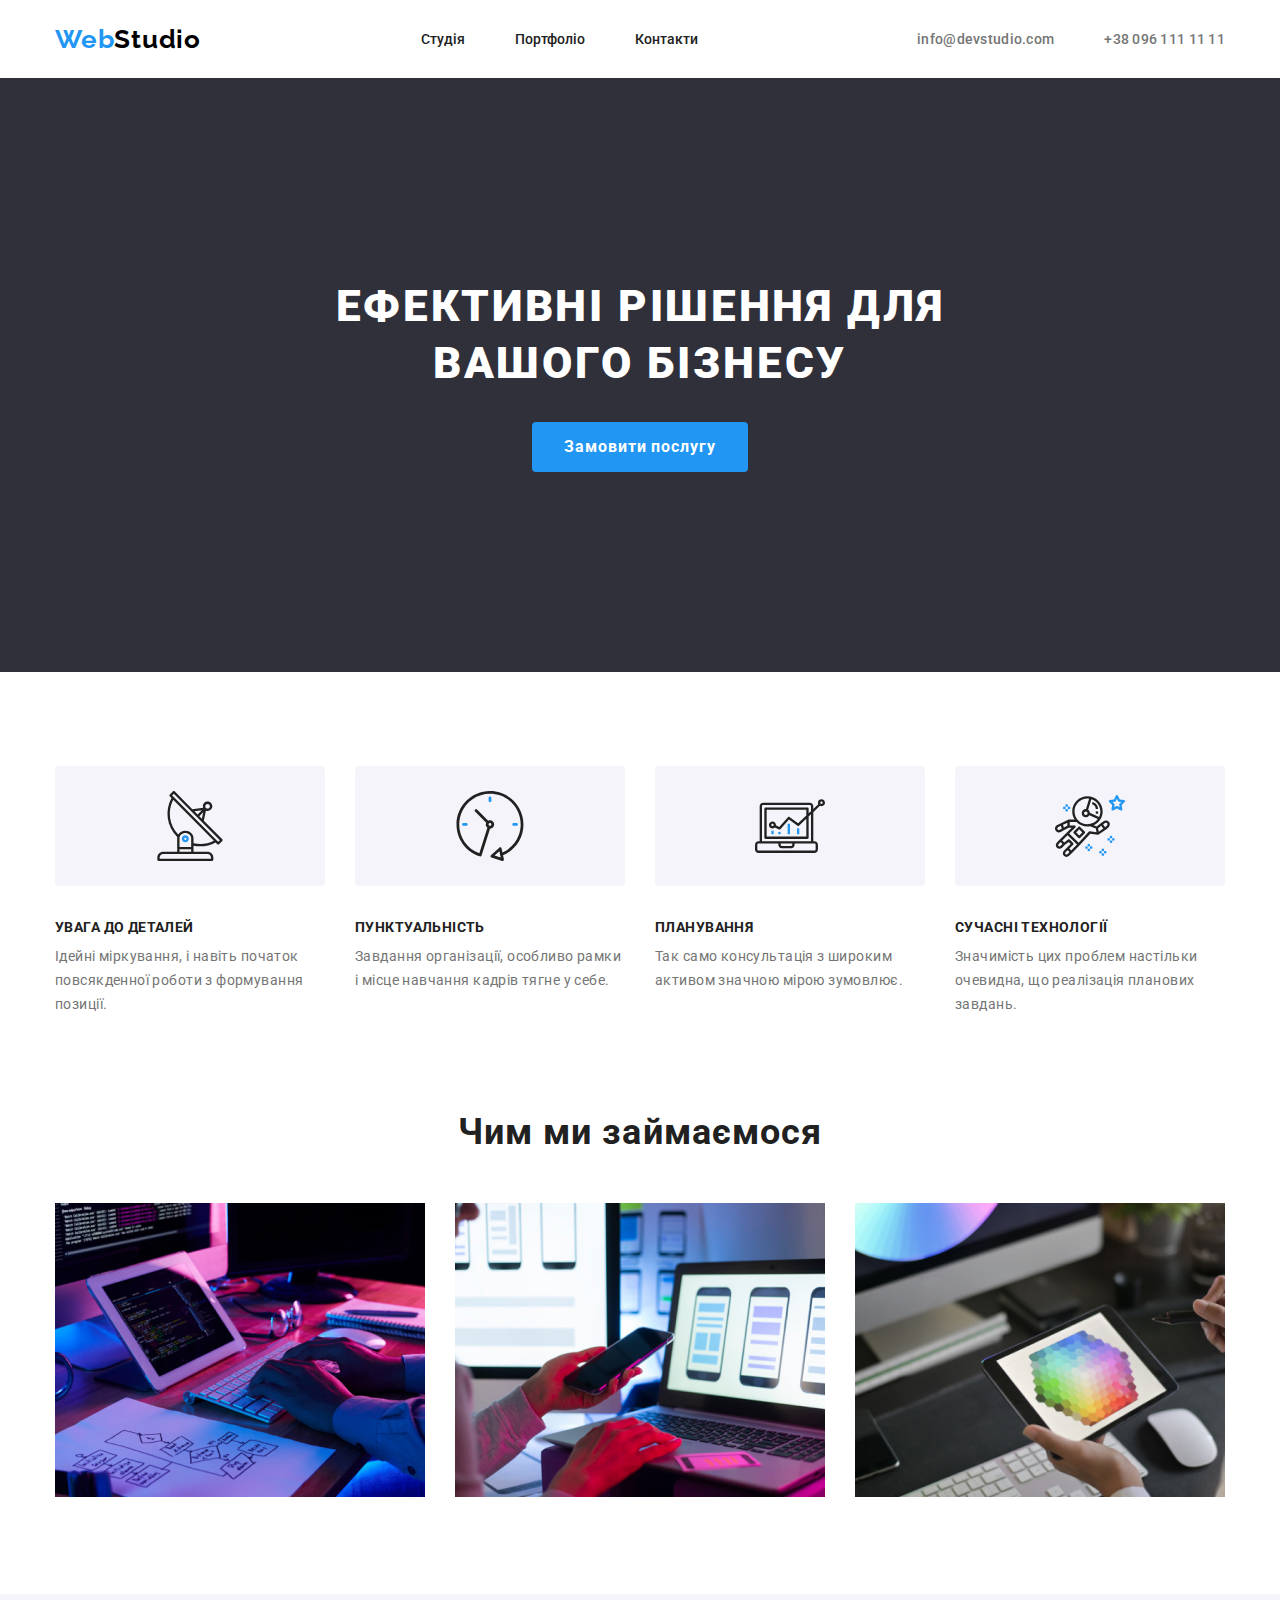
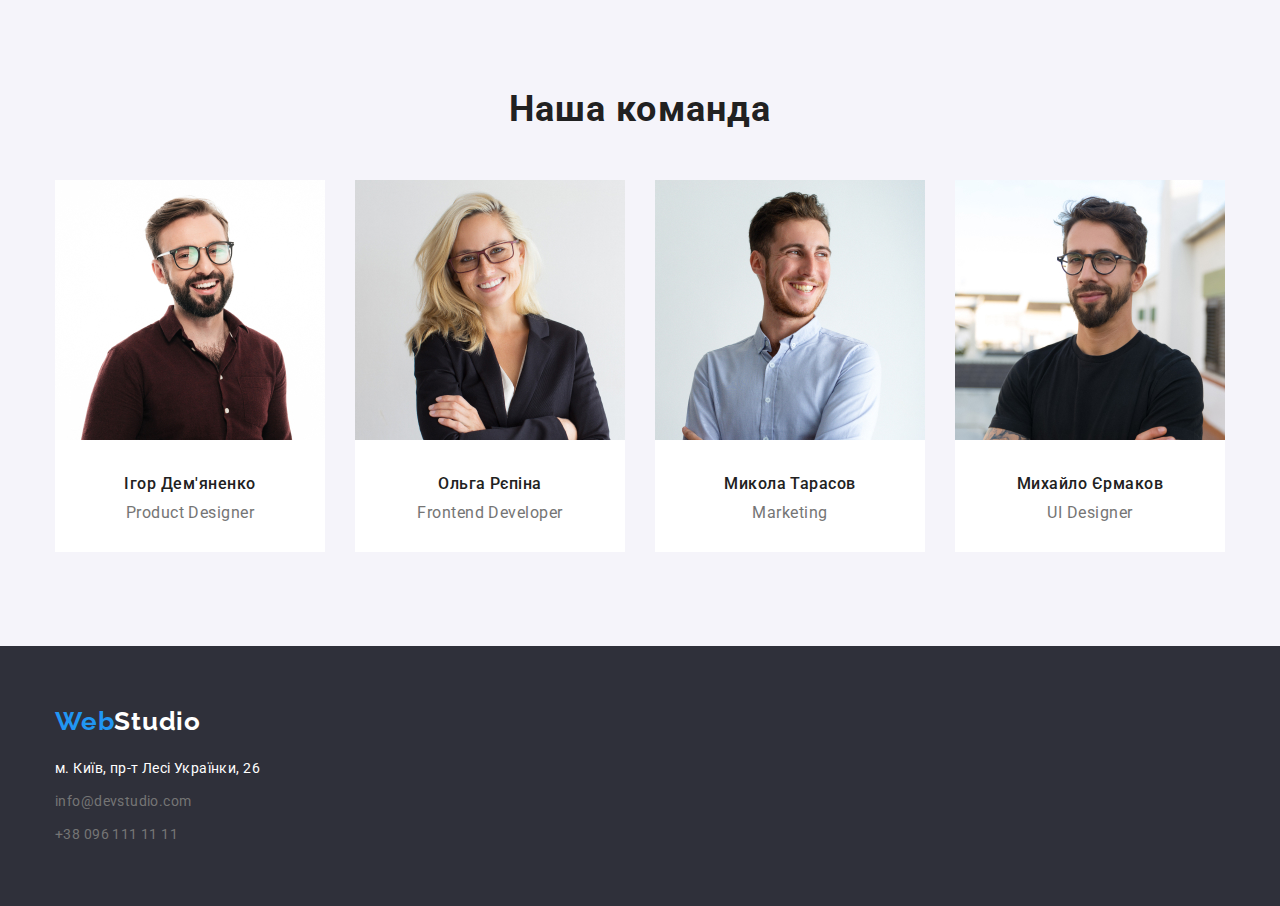
<file: index.html>
<!DOCTYPE html>
<html lang="en">

<head>
    <meta charset="UTF-8">
    <meta name="viewport" content="width=device-width, initial-scale=1.0">
    <meta http-equiv="X-UA-Compatible" content="ie=edge">
    <title>Document</title>
    <link rel="preconnect" href="https://fonts.googleapis.com">
    <link rel="preconnect" href="https://fonts.gstatic.com" crossorigin>
    <link href="https://fonts.googleapis.com/css2?family=Raleway:wght@600&family=Roboto:wght@400;500;900&display=swap"
        rel="stylesheet">
    <link rel="stylesheet"
        href="https://cdnjs.cloudflare.com/ajax/libs/modern-normalize/2.0.0/modern-normalize.min.css">
    <link rel="stylesheet" href="./css/style.css">
</head>

<body>
    <header class="header">
        <div class="container">
            <a href="./index.html" class="logo">Web<span class="black-logo">Studio</span></a>
            <nav class="nav">
                <ul class="header-list">
                    <li class="header-item">
                        <a href="./index.html" class="header-link">Студія</a>
                    </li>
                    <li class="header-item">
                        <a href="./pages/portfolio.html" class="header-link">Портфоліо</a>
                    </li>
                    <li class="header-item">
                        <a href="#" class="header-link">Контакти</a>
                    </li>
                </ul>
            </nav>
            <div class="contacts">
            <a href="mailto:info@devstudio.com" class="header-link_number">info@devstudio.com</a>
            <a href="tel:+38 096 111 11 11" class="header-link_number">+38 096 111 11 11</a>
        </div>
        </div>
    </header>
    <main class="main">
        <section class="hero">
            <div class="container">
                <h1 class="hero_title">Ефективні рішення для вашого бізнесу</h1>
                <button type="button" class="hero-button">Замовити послугу</button>
            </div>
        </section>
        <section class="features">
            <div class="container">
                <ul class="features-list">
                    <li class="features-list-item">
                        <h2 class="features-list-title">УВАГА ДО ДЕТАЛЕЙ</h2>
                        <p class="features-list-description">Ідейні міркування, і навіть початок повсякденної роботи з
                            формування позиції.</p>
                    </li>
                    <li class="features-list-item">
                        <h2 class="features-list-title">ПУНКТУАЛЬНІСТЬ</h2>
                        <p class="features-list-description">Завдання організації, особливо рамки і місце навчання кадрів
                            тягне у себе.</p>
                    </li>
                    <li class="features-list-item">
                        <h2 class="features-list-title">ПЛАНУВАННЯ</h2>
                        <p class="features-list-description">Так само консультація з широким активом значною мірою зумовлює.
                        </p>
                    </li>
                    <li class="features-list-item">
                        <h2 class="features-list-title">СУЧАСНІ ТЕХНОЛОГІЇ</h2>
                        <p class="features-list-description">Значимість цих проблем настільки очевидна, що реалізація планових
                            завдань.</p>
                    </li>
                </ul>
            </div>
        </section>
        <section class="work">
            <div class="container">
                <h2 class="work_title">Чим ми займаємося</h2>
                <ul class="work_list">
                    <li class="work_item">
                        <img src="./images/img1.jpg" alt="desktop">
                    </li>
                    <li class="work_item">
                        <img src="./images/img2.jpg" alt="mobile">
                    </li>
                    <li class="work_item">
                        <img src="./images/img3.jpg" alt="tablet">
                    </li>
                </ul>
            </div>
        </section>
        <section class="team">
            <div class="container">
                <h2 class="team_title">Наша команда</h2>
                <ul class="team_list">
                    <li class="team-list_item">
                        <img src="./images/human1.jpg" alt="Ігор Дем'яненко" class="team-list_image">
                        <h3 class="team-list_title">Ігор Дем'яненко</h3>
                        <p class="team-list_description">Product Designer</p>
                    </li>
                    <li class="team-list_item">
                        <img src="./images/human2.jpg" alt="Ольга Рєпіна" class="team-list_image">
                        <h3 class="team-list_title">Ольга Рєпіна</h3>
                        <p class="team-list_description">Frontend Developer</p>
                    </li>
                    <li class="team-list_item">
                        <img src="./images/human.jpg" alt="Микола Тарасов" class="team-list_image">
                        <h3 class="team-list_title">Микола Тарасов</h3>
                        <p class="team-list_description">Marketing</p>
                    </li>
                    <li class="team-list_item">
                        <img src="./images/human4.jpg" alt="Михайло Єрмаков" class="team-list_image">
                        <h3 class="team-list_title">Михайло Єрмаков</h3>
                        <p class="team-list_description">UI Designer</p>
                    </li>
                </ul>
            </div>
        </section>
    </main>

    <footer class="footer">
        <div class="container">
            <a href="./index.html" class="footer-logo">Web<span class="footer-white">Studio</span></a>
            <address class="address">
                <p class="footer-link">м. Київ, пр-т Лесі Українки, 26</p>
                <a href="mailto:info@devstudio.com" class="footer-info">info@devstudio.com</a>
                <a href="tel:+38 096 111 11 11" class="footer-info">+38 096 111 11 11</a>
            </address>
        </div>
    </footer>
</body>

</html>
</file>
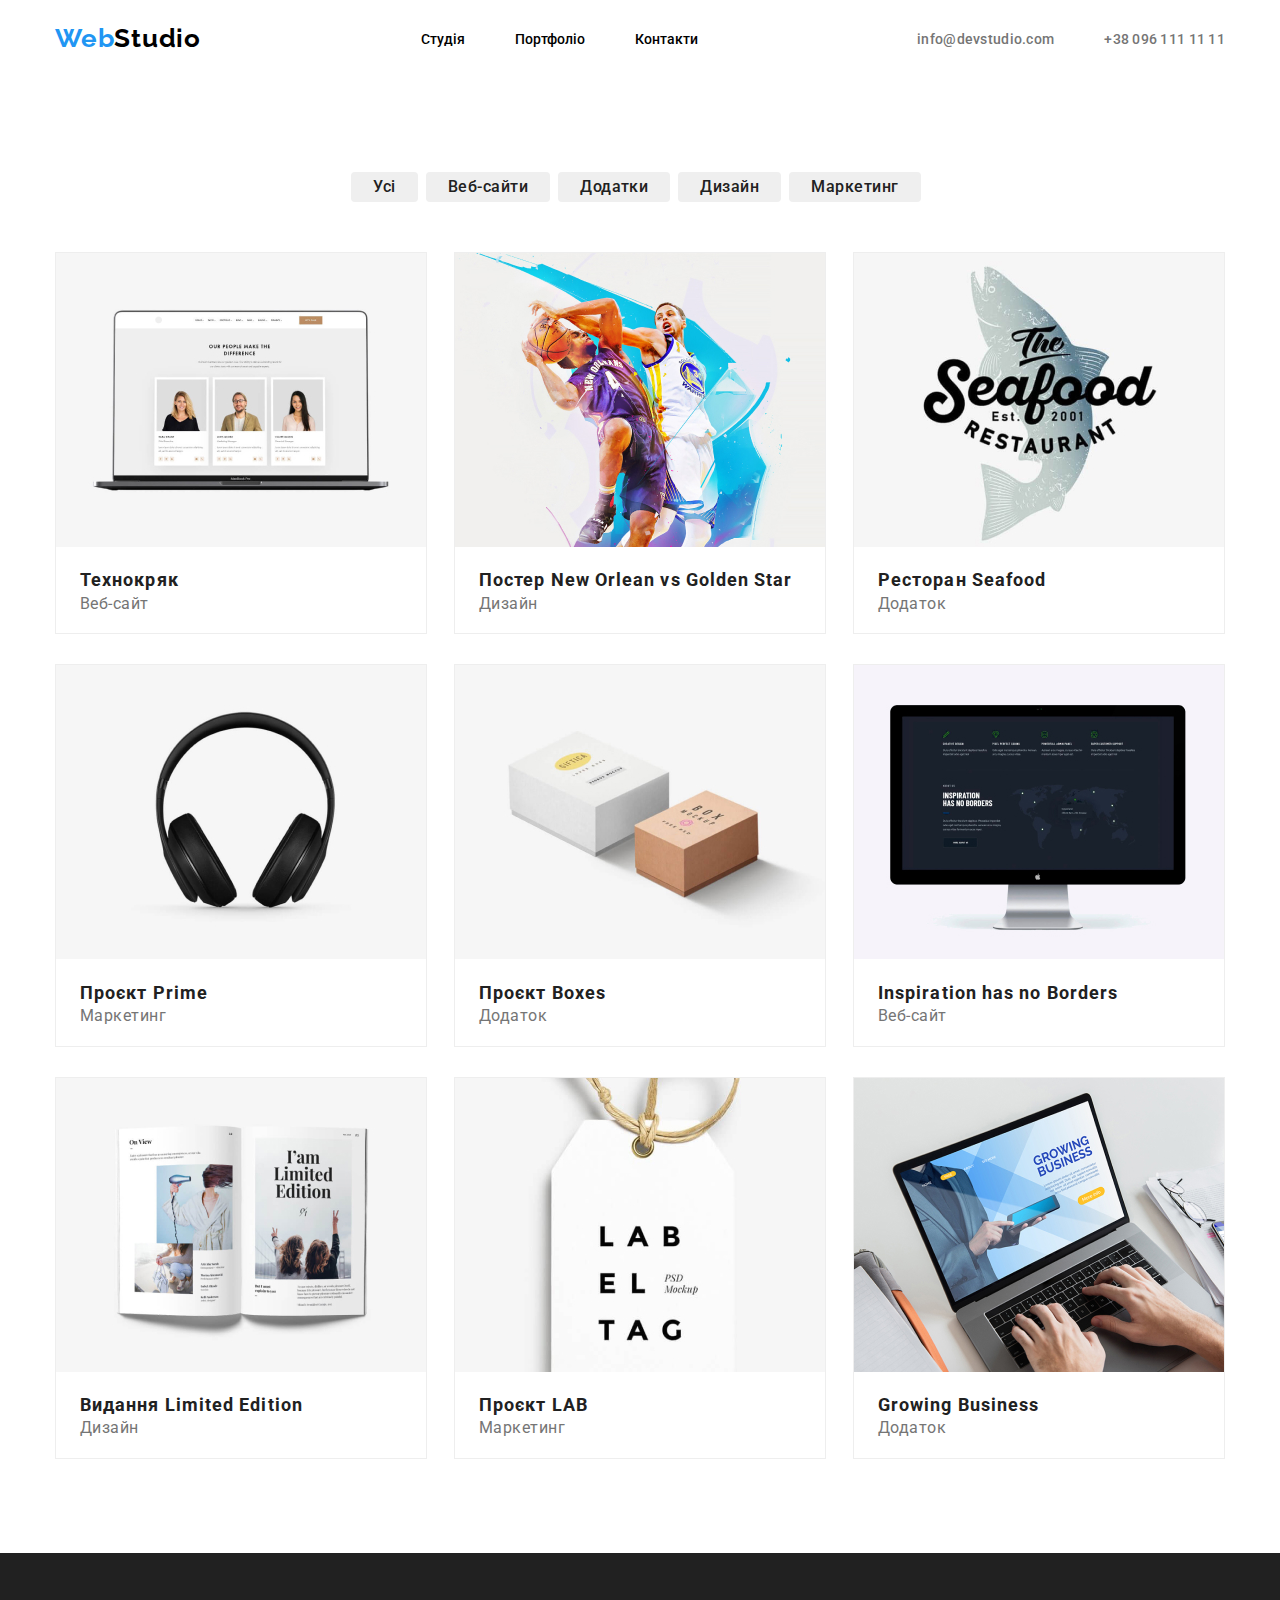
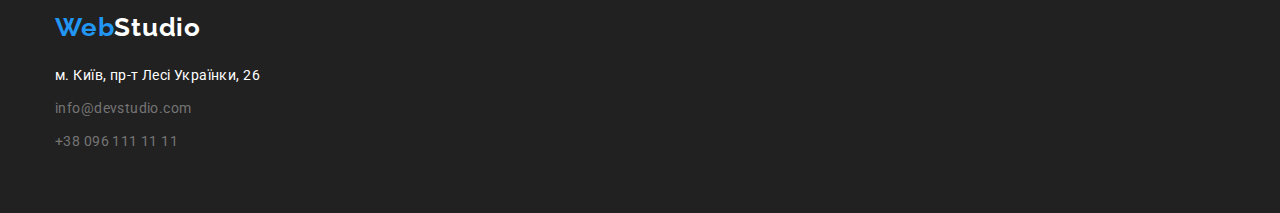
<file: pages/portfolio.html>
<!DOCTYPE html>
<html lang="en">

<head>
    <meta charset="UTF-8">
    <meta name="viewport" content="width=device-width, initial-scale=1.0">
    <meta http-equiv="X-UA-Compatible" content="ie=edge">
    <title>Document</title>
    <link rel="preconnect" href="https://fonts.googleapis.com">
    <link rel="preconnect" href="https://fonts.gstatic.com" crossorigin>
    <link
        href="https://fonts.googleapis.com/css2?family=Raleway:wght@700&family=Roboto:wght@400;500;700;900&display=swap"
        rel="stylesheet">
    <link rel="stylesheet"
        href="https://cdnjs.cloudflare.com/ajax/libs/modern-normalize/2.0.0/modern-normalize.min.css">
    <link rel="stylesheet" href="../css/portfolio.css">
</head>

<body>
    <header class="header">
        <div class="container">
            <a href="../index.html" class="logo">Web<span class="black-logo">Studio</span></a>
            <nav>
                <ul class="header-list">
                    <li class="header-item">
                        <a href="../index.html" class="header-link">Студія</a>
                    </li>
                    <li class="header-item">
                        <a href="./portfolio.html" class="header-link">Портфоліо</a>
                    </li>
                    <li class="header-item">
                        <a href="#" class="header-link">Контакти</a>
                    </li>
                </ul>
            </nav>
            <div class="contacts">
                <a href="mailto:info@devstudio.com" class="header-link_number">info@devstudio.com</a>
                <a href="tel:+38 096 111 11 11" class="header-link_number">+38 096 111 11 11</a>
            </div>
        </div>
    </header>
    <main class="main">
        <div class="container">
            <div class="filters">
                <button type="button" class="filter">Усі</button>
                <button type="button" class="filter">Веб-сайти</button>
                <button type="button" class="filter">Додатки</button>
                <button type="button" class="filter">Дизайн</button>
                <button type="button" class="filter">Маркетинг</button>
                <section class="projects">
            </div>
            <ul class="projects-list">
                <li class="projects-item">
                    <img src="../images/photo1.jpg" alt="laptop">
                    <h2 class="projects-title">Технокряк</h2>
                    <p class="projects-description">Веб-сайт</p>
                </li>
                <li class="projects-item">
                    <img src="../images/poto2.jpg" alt="basketball">
                    <h2 class="projects-title">Постер New Orlean vs Golden Star</h2>
                    <p class="projects-description">Дизайн</p>
                </li>
                <li class="projects-item">
                    <img src="../images/photo3.jpg" alt="Seafood">
                    <h2 class="projects-title">Ресторан Seafood</h2>
                    <p class="projects-description">Додаток</p>
                </li>
                <li class="projects-item">
                    <img src="../images/photo4.jpg" alt="headphones">
                    <h2 class="projects-title">Проєкт Prime</h2>
                    <p class="projects-description">Маркетинг</p>
                </li>
                <li class="projects-item">
                    <img src="../images/photo5.jpg" alt="Boxes">
                    <h2 class="projects-title">Проєкт Boxes</h2>
                    <p class="projects-description">Додаток</p>
                </li>
                <li class="projects-item">
                    <img src="../images/photo6.jpg" alt="monitor">
                    <h2 class="projects-title">Inspiration has no Borders</h2>
                    <p class="projects-description">Веб-сайт</p>
                </li>
                <li class="projects-item">
                    <img src="../images/photo7.jpg" alt="book">
                    <h2 class="projects-title">Видання Limited Edition</h2>
                    <p class="projects-description">Дизайн</p>
                </li>
                <li class="projects-item">
                    <img src="../images/photo8.jpg" alt="LAB">
                    <h2 class="projects-title">Проєкт LAB</h2>
                    <p class="projects-description">Маркетинг</p>
                </li>
                <li class="projects-item">
                    <img src="../images/photo9.jpg" alt="Business">
                    <h2 class="projects-title">Growing Business</h2>
                    <p class="projects-description">Додаток</p>
                </li>
            </ul>
        </section>
        </div>
    </main>

    <footer class="footer">
        <div class="container">
            <a href="../index.html" class="footer-logo">Web<span class="footer-white">Studio</span></a>
            <address class="address">
                <p class="footer-link">м. Київ, пр-т Лесі Українки, 26</p>
                <a href="mailto:info@devstudio.com" class="footer-info">info@devstudio.com</a>
                <a href="tel:+38 096 111 11 11" class="footer-info">+38 096 111 11 11</a>
            </address>
        </div>
    </footer>
</body>

</html>
</file>
<file: css/style.css>
:root { 
    --web-studio-black:#2F303A; 
    --web-studio-blue:#2196F3;  
    --web-studio-white:#fff; 
    --title:#212121; 
    --text:#757575; 
    --footer:rgba(255, 255, 255, 0.60); 
    --black:#000000;
    --team-bg:#F5F4FA;


} 
.container{
    width: 1200px;
    padding: 0 15px;
    margin: 0 auto;
}
body{ 
    font-family: "Roboto", serif; 
    font-size: 14px; 
    font-style: normal; 
    font-weight: 400; 
    line-height: normal; 
    color: var(--title); 
} 
ul {
    list-style-type: none;
}
a { 
    text-decoration: none; 
    color: inherit;
} 
ul,p,h1,h2,h3,button{
    margin: 0;
    padding: 0;
}
.header{
    padding-top: 24px;
    padding-bottom: 24px;
}
.header .container{
    display: flex;
    align-items: center;
    justify-content: space-between;
}
.header-list{
    display: flex;
    justify-content: flex-end;
    gap: 50px;
}
.contacts{
    display: flex;
    gap: 50px;
}
.logo{ 
    font-size: 26px; 
font-family: "Raleway", sans-serif; 
font-weight: 700; 
color: var(--web-studio-blue); 
letter-spacing: 0.78px; 
} 
.black-logo{
    color: var(--black);
}
 
.header-link{ 
    color: var(--title); 
    font-weight: 500; 
} 
.header-link:hover{ 
    color: var(--web-studio-blue); 
} 
.header-link_number{ 
    color: var(--text); 
    font-size: 14px; 
font-weight: 500; 
letter-spacing: 0.28px; 
} 

.hero{ 
    background-color: #2F303A; 
    padding-top: 200px;
    padding-bottom: 200px;
 
} 
.hero_title{ 
    max-width: 696px;
    font-weight: 900; 
    font-size: 44px;
    text-transform: uppercase; 
    text-align: center; 
    line-height: 1.3; 
    letter-spacing: 2.64px; 
    color: var(--web-studio-white); 
    margin: 0 auto;
} 
.hero-button{ 
    border: none;
    border-radius: 4px;
    display: block;
    color: var(--web-studio-white); 
    font-size: 16px; 
    font-weight: 700; 
    letter-spacing: 0.96px; 
    line-height: 1.8;
    width: 216px; 
    height: 50px; 
    background: #2196F3; 
    margin: 30px auto 0;
} 
 .features{
    padding: 94px 0;
 }
 .features-list{
    display: flex;
    gap: 30px;
 }
 .features-list-item::before{
    content: "";
    display: inline-block;
    background-position: center;
    background-repeat: no-repeat;
    width: 270px;
    height: 120px;
    border-radius: 4px;
    background-color: #F5F4FA;
    margin-bottom: 30px;
 }
 .features-list-item:nth-child(1)::before{
    background-image: url('../images/antenna.svg');
 }
 .features-list-item:nth-child(2)::before{
    background-image: url('../images/clock.svg');
 }
 .features-list-item:nth-child(3)::before{
    background-image: url('../images/diagram.svg');
 }
 .features-list-item:nth-child(4)::before{
    background-image: url('../images/astronaut.svg');
 }
.features-list-title{ 
    font-size: 14px;
    color: var(--title); 
    font-weight: 700; 
text-transform: uppercase; 
letter-spacing: 0.42px; 
} 
 
.features-list-description{ 
    color: var(--text); 
    font-size: 14px; 
font-weight: 400; 
line-height: 1.7; 
letter-spacing: 0.42px; 
margin: 10px 0 0;
} 
.work{
    padding-bottom: 94px;
}
.work_list{
    display: flex;
    justify-content: center;
    gap: 30px;
}
.work_item{
    width: 370px;
}
.work_title{ 
    display: flex;
    color: var(--title); 
    font-size: 36px; 
font-weight: 700; 
letter-spacing: 1.08px; 
margin-bottom: 50px;
justify-content: center;
} 
.team{
    background-color: var(--team-bg);
    padding: 94px 0;
}
.team_list{
    display: flex;
    justify-content: center;
    gap: 30px;
}
.team_title{
    text-align: center;
    color: var(--title); 
    font-size: 36px; 
font-weight: 700; 
letter-spacing: 1.08px; 
margin-bottom: 50px;
}
.team-list_item{ 
    background-color: var(--web-studio-white);
    color: var(--title); 
    font-size: 16px;
font-weight: 500;
letter-spacing: 0.48px;
padding-bottom: 30px;
width: 270px;
} 
.team-list_title{ 
    text-align: center;
    color: var(--title); 
font-size: 16px; 
font-weight: 500; 
letter-spacing: 0.48px; 
margin: 30px 0 10px;
} 
.team-list_description{ 
    text-align: center;
    color: var(--text); 
font-size: 16px; 
font-weight: 400; 
letter-spacing: 0.48px; 
} 

.footer{ 
    padding: 60px 0;
    background-color: var(--web-studio-black); 
} 
.footer-logo{
    display: block;
        font-size: 26px; 
    font-family: "Raleway", sans-serif; 
    font-weight: 700; 
    color: var(--web-studio-blue); 
    letter-spacing: 0.78px; 
    margin-bottom: 20px;
    }
.footer-white{
    color: var(--web-studio-white);
}
.footer-link{ 
    color: var(--web-studio-white); 
    font-size: 14px; 
font-weight: 400; 
line-height: 24px; 
letter-spacing: 0.42px; 
} 
.address{
    display: flex;
    font-style: normal;
    flex-direction: column;
    gap: 9px;
}
.footer-info{ 
    display: flex;
    color: var(--text); 
    font-size: 14px; 
font-weight: 400; 
line-height: 24px; 
letter-spacing: 0.42px; 
flex-direction: column;
}
</file>
<file: css/portfolio.css>
:root{
    --web-studio-blue:#2196F3;
    --web-studio-black:#212121;
    --web-studio-white:#FFF;
    --text:#757575;
    --black:#000;
}
body{ 
    font-family: "Roboto", serif; 
    font-size: 14px; 
    font-style: normal; 
    font-weight: 400; 
    color: var(--title); 
} 
.container{
    width: 1200px;
    padding: 0 15px;
    margin: 0 auto;
}
a { 
    text-decoration: solid; 
} 
ul {
    list-style-type: none;
}
ul,p,button,h2{
    margin: 0;
    padding: 0;
}
.header{
    padding-top: 24px;
    padding-bottom: 24px;
}
.header .container{
    display: flex;
    align-items: center;
    justify-content: space-between;
}
.header-list{
    display: flex;
    justify-content: flex-end;
    gap: 50px;
}
.contacts{
    display: flex;
    gap: 50px;
}
.logo{ 
    font-size: 26px; 
font-family: "Raleway", sans-serif; 
font-weight: 700; 
color: var(--web-studio-blue); 
letter-spacing: 0.78px; 
} 
.black-logo{
    color: var(--black);
}
 
.header-link{ 
    color: var(--title); 
    font-weight: 500; 
} 
.header-link:hover{ 
    color: var(--web-studio-blue); 
} 
.header-link_number{ 
    color: var(--text); 
    font-size: 14px; 
font-weight: 500; 
letter-spacing: 0.28px; 
}
.main .container{
    padding: 94px 15px;
}
.filters{
    display: flex;
    justify-content: center;
    gap: 8px;
    margin-bottom: 50px;
} 

.filter{
    border: none;
    border-radius: 4px;
    color: var(--web-studio-black);
    text-align: center;
font-size: 16px;
font-weight: 500;
letter-spacing: 0.48px;
padding: 6px 22px;
}
.filter:hover{
    color: var(--web-studio-white);
    background:var(--web-studio-blue);
}
.projects-list{
    display: flex;
    flex-wrap: wrap;
    justify-content: space-between;
    row-gap: 30px;
}
.projects-item{
    flex-basis: calc((100% - 60px)/3);
    padding-bottom: 20px;
    border: 1px solid #EEE;
}
.projects-title{
    color: var(--web-studio-black);
font-size: 18px;
font-weight: 700;
letter-spacing: 1.08px;
margin: 20px 0 4px;
padding: 0 0 0 24px;
}
.projects-description{
    color: var(--text);
font-size: 16px;
font-weight: 400;
letter-spacing: 0.48px;
padding: 0 0 0 24px;
}
.footer{ 
    padding: 60px 0;
    background-color: var(--web-studio-black); 
} 
.footer-logo{
    display: block;
        font-size: 26px; 
    font-family: "Raleway", sans-serif; 
    font-weight: 700; 
    color: var(--web-studio-blue); 
    letter-spacing: 0.78px; 
    margin-bottom: 20px;
    }
.footer-white{
    color: var(--web-studio-white);
}
.footer-link{ 
    color: var(--web-studio-white); 
    font-size: 14px; 
font-weight: 400; 
line-height: 24px; 
letter-spacing: 0.42px; 
} 
.address{
    display: flex;
    font-style: normal;
    flex-direction: column;
    gap: 9px;
}
.footer-info{ 
    display: flex;
    color: var(--text); 
    font-size: 14px; 
font-weight: 400; 
line-height: 24px; 
letter-spacing: 0.42px; 
flex-direction: column;
}
</file>
